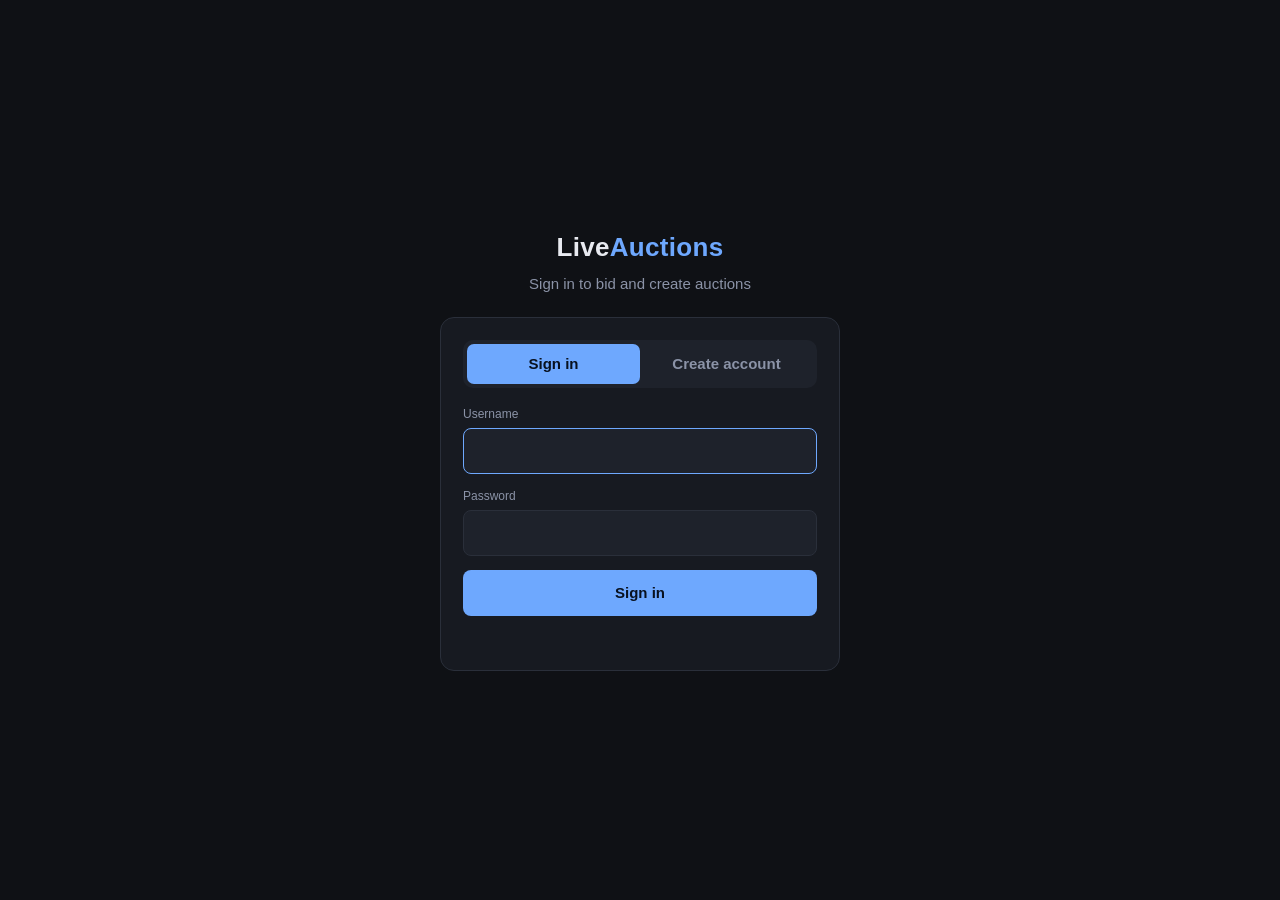
<file: frontend/login.html>
<!doctype html>
<html lang="en">
<head>
<meta charset="utf-8">
<meta name="viewport" content="width=device-width, initial-scale=1">
<title>Sign in · Live Auctions</title>
<style>
  :root{--bg:#0f1115;--panel:#171a21;--panel2:#1e222b;--line:#2a2f3a;--text:#e8eaf0;--muted:#8b93a7;--accent:#6ea8fe;--good:#3ddc97;--bad:#ff6b6b}
  *{box-sizing:border-box}
  body{margin:0;min-height:100vh;display:grid;place-items:center;background:var(--bg);color:var(--text);
       font:15px/1.45 -apple-system,BlinkMacSystemFont,"Segoe UI",Roboto,sans-serif;padding:20px}
  .box{width:100%;max-width:400px}
  h1{font-size:26px;text-align:center;margin:0 0 6px;letter-spacing:.3px} h1 span{color:var(--accent)}
  .sub{text-align:center;color:var(--muted);margin:0 0 22px}
  .card{background:var(--panel);border:1px solid var(--line);border-radius:14px;padding:22px}
  .tabs{display:grid;grid-template-columns:1fr 1fr;background:var(--panel2);border-radius:10px;padding:4px;margin-bottom:18px}
  .tabs button{background:transparent;color:var(--muted);border:0;padding:9px;border-radius:7px;font:inherit;font-weight:600;cursor:pointer}
  .tabs button.on{background:var(--accent);color:#08111f}
  label{display:block;font-size:12px;color:var(--muted);margin:0 0 5px}
  input{width:100%;background:var(--panel2);border:1px solid var(--line);color:var(--text);padding:11px 12px;border-radius:8px;outline:none;font:inherit;margin-bottom:14px}
  input:focus{border-color:var(--accent)}
  .go{width:100%;background:var(--accent);color:#08111f;border:0;padding:12px;border-radius:8px;font:inherit;font-weight:700;cursor:pointer}
  .go:disabled{opacity:.5;cursor:wait}
  .msg{min-height:20px;margin-top:12px;font-size:13.5px;text-align:center} .msg.err{color:var(--bad)} .msg.ok{color:var(--good)}
  .hint{font-size:12px;color:var(--muted);margin:-8px 0 14px}
</style>
</head>
<body>
<div class="box">
  <h1>Live<span>Auctions</span></h1>
  <p class="sub">Sign in to bid and create auctions</p>
  <div class="card">
    <div class="tabs">
      <button id="tabLogin" class="on" type="button">Sign in</button>
      <button id="tabReg" type="button">Create account</button>
    </div>
    <form id="form">
      <label for="u">Username</label>
      <input id="u" autocomplete="username" required minlength="3" maxlength="32" autofocus>
      <label for="p">Password</label>
      <input id="p" type="password" autocomplete="current-password" required>
      <div class="hint" id="hint" hidden>Username: 3-32 letters, digits or underscore. Password: at least 8 characters.</div>
      <button class="go" id="go" type="submit">Sign in</button>
      <div class="msg" id="msg"></div>
    </form>
  </div>
</div>

<script>
const $ = id => document.getElementById(id);
let mode = 'login';

// Already signed in with a valid token? Go straight to the app.
(async () => {
  const t = localStorage.getItem('token');
  if (!t) return;
  try {
    const r = await fetch('/auth/me', {headers: {Authorization: 'Bearer ' + t}});
    if (r.ok) location.replace('/');
    else { localStorage.removeItem('token'); localStorage.removeItem('username'); }
  } catch (e) {}
})();

function setMode(m){
  mode = m;
  $('tabLogin').classList.toggle('on', m === 'login');
  $('tabReg').classList.toggle('on', m === 'register');
  $('go').textContent = m === 'login' ? 'Sign in' : 'Create account';
  $('hint').hidden = m === 'login';
  $('p').autocomplete = m === 'login' ? 'current-password' : 'new-password';
  $('p').minLength = m === 'login' ? 1 : 8;
  $('msg').textContent = '';
}
$('tabLogin').onclick = () => setMode('login');
$('tabReg').onclick = () => setMode('register');

$('form').addEventListener('submit', async e => {
  e.preventDefault();
  const msg = $('msg'), go = $('go');
  msg.className = 'msg'; msg.textContent = '';
  go.disabled = true;
  try {
    const r = await fetch(mode === 'login' ? '/auth/login' : '/auth/register', {
      method: 'POST', headers: {'content-type': 'application/json'},
      body: JSON.stringify({username: $('u').value.trim(), password: $('p').value})
    });
    const body = await r.json().catch(() => ({}));
    if (!r.ok) {
      let text = body.detail;
      if (Array.isArray(text)) text = text.map(d => d.msg).join('; ');      // validation errors
      msg.className = 'msg err'; msg.textContent = text || 'Something went wrong';
      return;
    }
    localStorage.setItem('token', body.token);
    localStorage.setItem('username', body.user.username);
    msg.className = 'msg ok'; msg.textContent = 'Success, redirecting…';
    location.replace('/');
  } catch (err) {
    msg.className = 'msg err'; msg.textContent = 'Cannot reach the server';
  } finally {
    go.disabled = false;
  }
});
</script>
</body>
</html>
</file>
